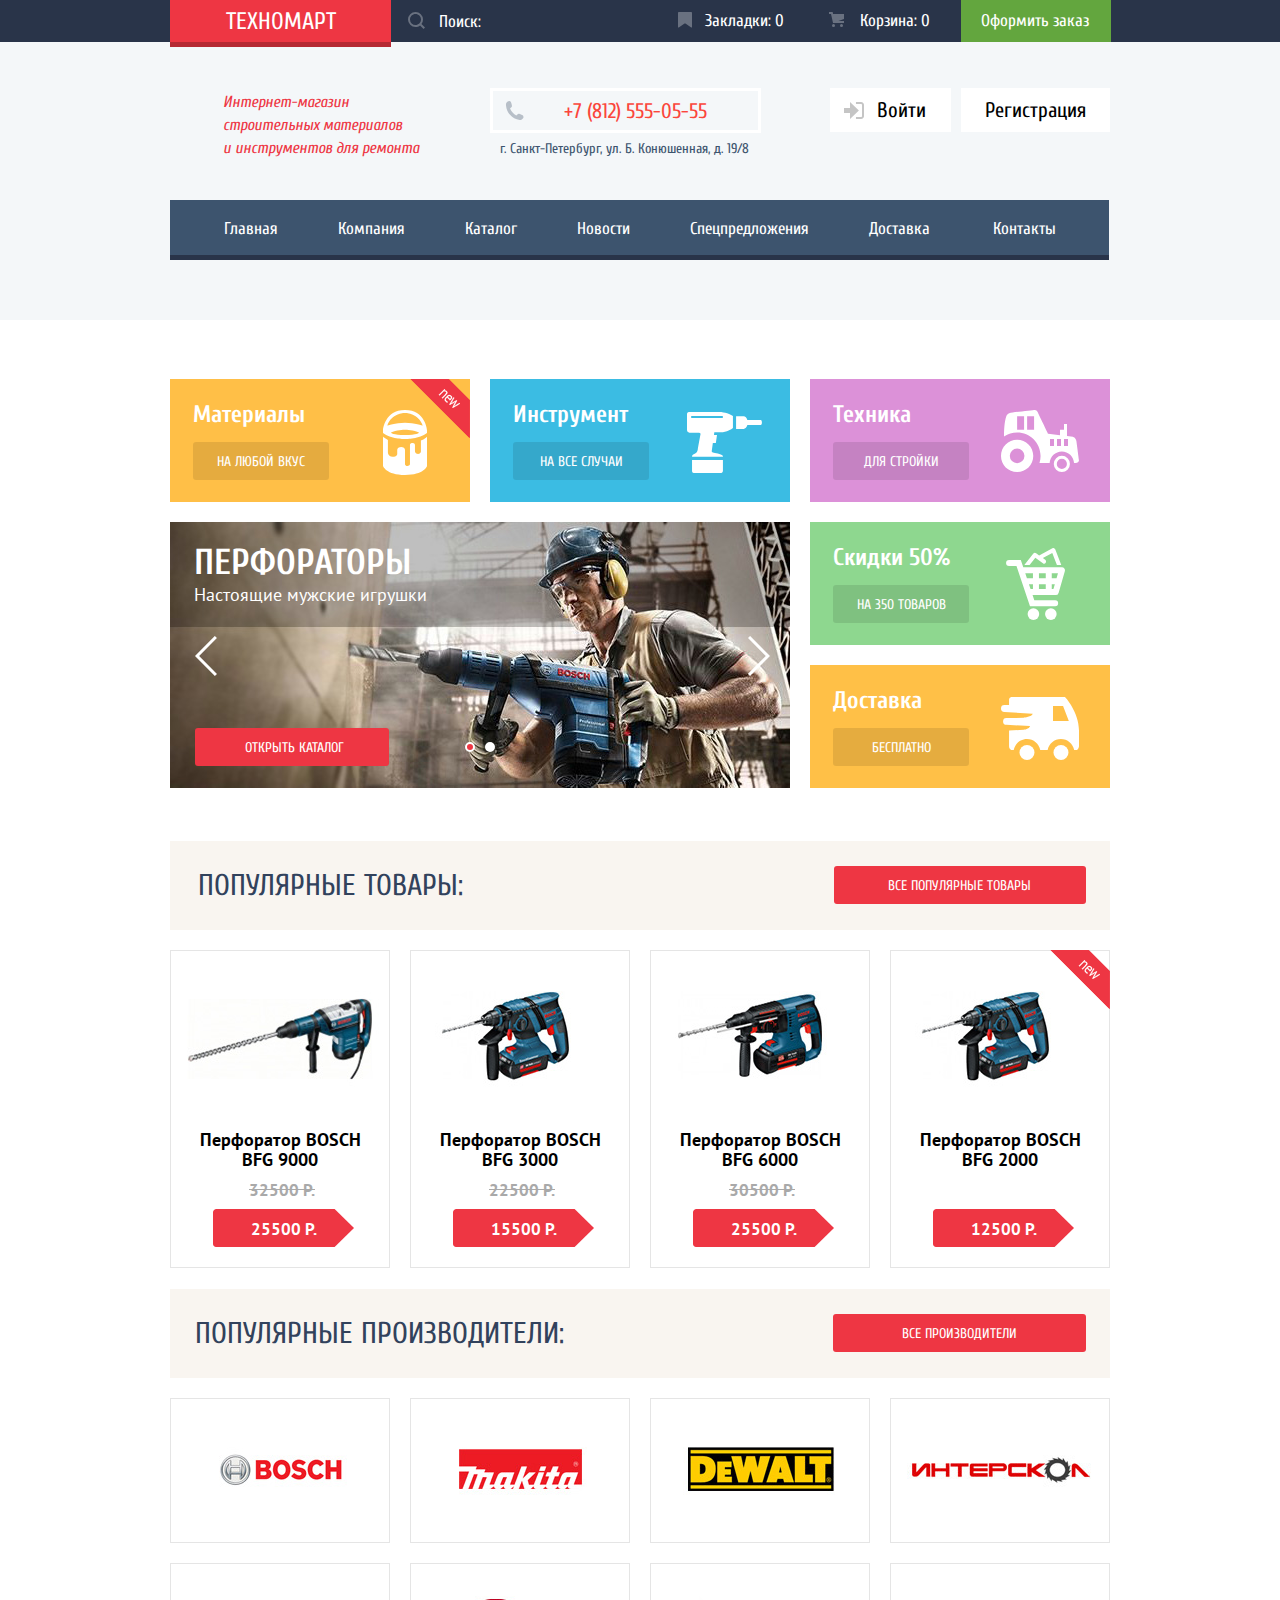
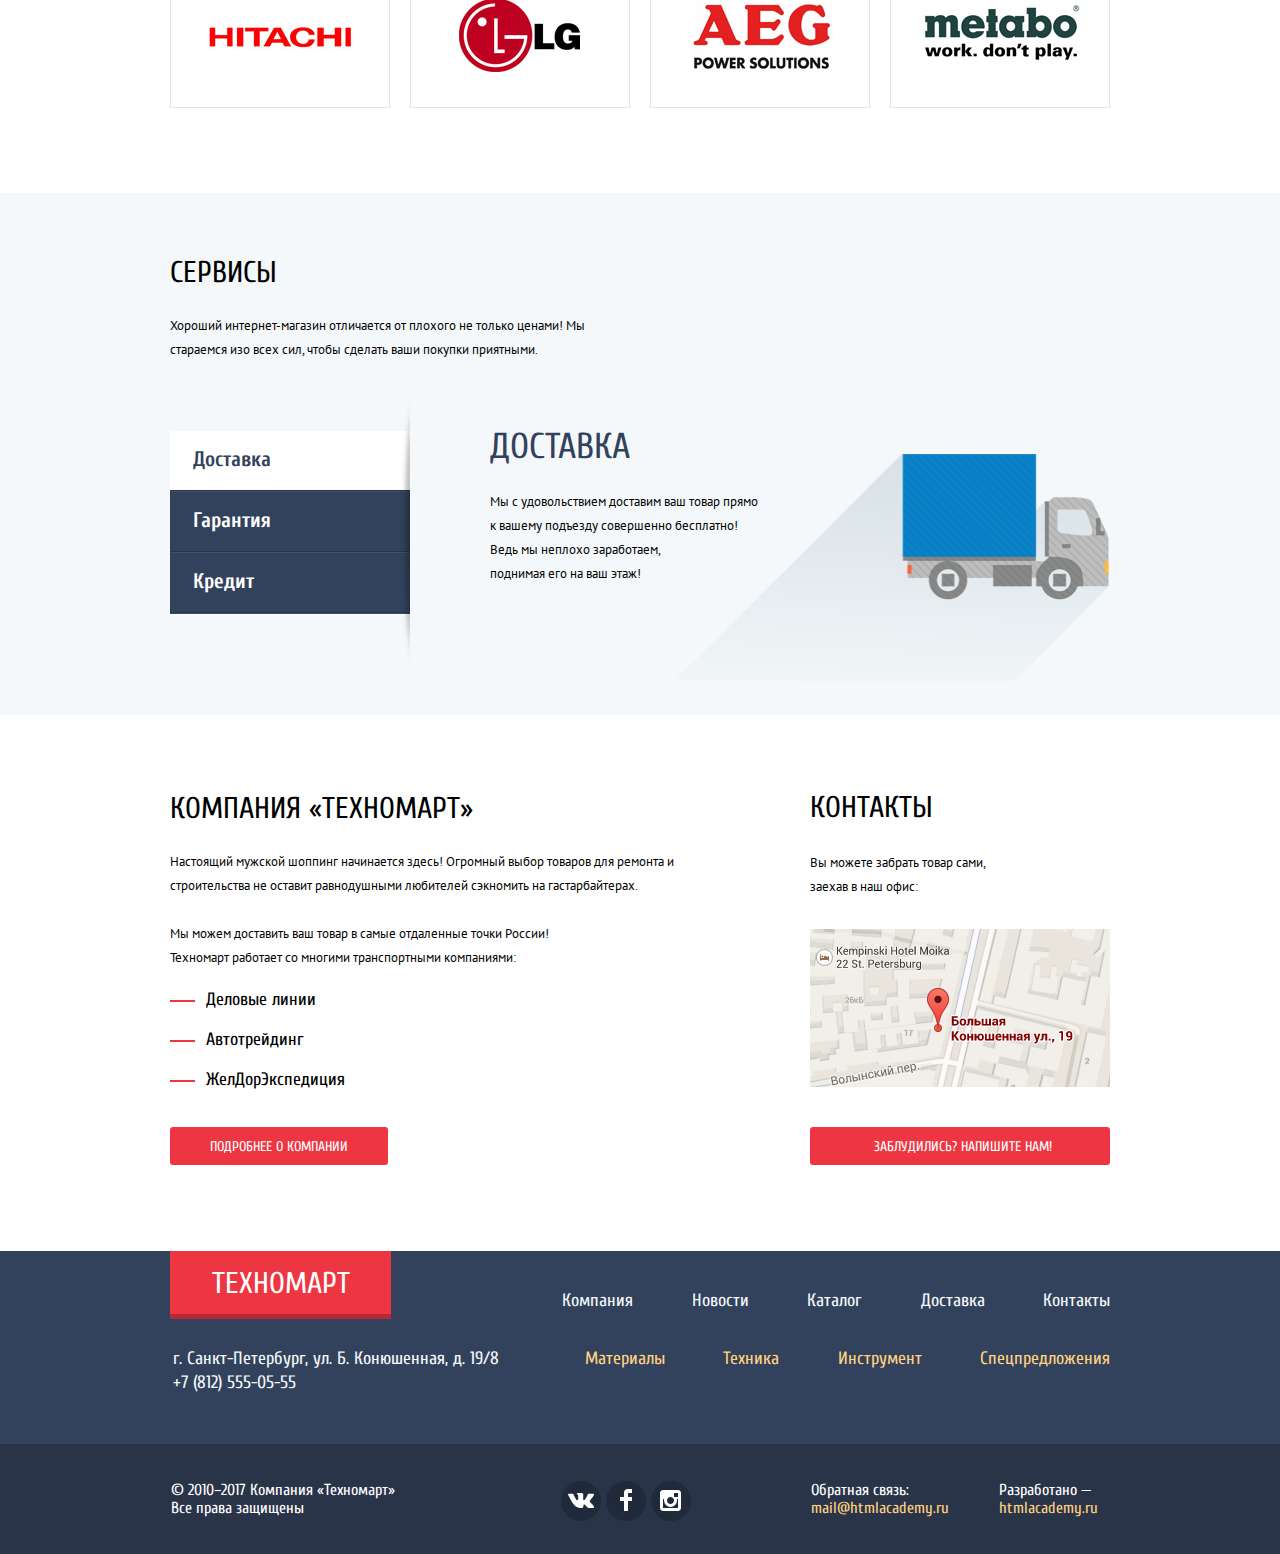
<file: index.html>
<!DOCTYPE html>
<html lang="ru">
  <head>
    <meta charset="utf-8">
    <title>Техномарт</title>
    <link href="https://fonts.googleapis.com/css?family=Cuprum:400,400i,700%7CPT+Sans:400,700&amp;subset=cyrillic" rel="stylesheet">
    <link href="css/normalize.min.css" rel="stylesheet">
    <link href="css/style.min.css" rel="stylesheet">
  </head>
  <body>
    <header>
      <div class="menu-top">
        <div class="container">
          <span class="logo logo-header">Техномарт</span>
          <form class="header-search" action="http://echo.htmlacademy.ru" method="post">    
            <label for="search" class="visually-hidden">Поиск</label>                    
            <input type="text" name="search" id="search" class="menu-top-search" placeholder="Поиск:">   
            <svg class="icon search-icon" xmlns="http://www.w3.org/2000/svg" width="17" height="17" viewBox="0 0 17 17"><path fill="#ffffff" fill-opacity="0.3" d="M17 15.586l-3.542-3.542A7.465 7.465 0 0 0 15 7.5 7.5 7.5 0 1 0 7.5 15c1.71 0 3.282-.579 4.544-1.542L15.586 17 17 15.586zM2 7.5C2 4.467 4.467 2 7.5 2 10.532 2 13 4.467 13 7.5c0 3.032-2.468 5.5-5.5 5.5A5.506 5.506 0 0 1 2 7.5z"/></svg>           
          </form>
          <ul class="user-block">
            <li>
              <a href="bookmarks.html" class="user-icon bookmarks">Закладки: 0
                <svg class="icon" xmlns="http://www.w3.org/2000/svg" width="14" height="16" viewBox="0 0 14 16"><path class="menu-icon-path" fill="#ffffff" fill-opacity="0.3" d="M14 15c0 .55-.368.741-.818.426l-5.363-3.765c-.45-.315-1.187-.315-1.637 0L.818 15.426C.368 15.741 0 15.55 0 15V1c0-.55.45-1 1-1h12c.55 0 1 .45 1 1v14z"/></svg>
              </a>
            </li>
            <li>
              <a href="basket.html" class="user-icon basket">Корзина: 0
                <svg class="icon basket-icon" xmlns="http://www.w3.org/2000/svg" width="15" height="15" viewBox="0 0 15 15"><circle class="menu-icon-path" fill="#ffffff" fill-opacity="0.3" cx="4.5" cy="13.5" r="1.5"/><circle class="menu-icon-path" fill="#ffffff" fill-opacity="0.3" cx="12.5" cy="13.5" r="1.5"/><path class="menu-icon-path" fill="#ffffff" fill-opacity="0.3" d="M15 2H4.07l-.422-2H0v2h2.031l1.985 9H15V9H9.441L15 6.951z"/></svg>
              </a>
            </li>
            <li>
              <a href="order.html" class="order">Оформить заказ</a>
            </li>
          </ul>
        </div>
      </div>
      <div class="menu-bottom">
        <div class="container">
          <p class="header-desc">Интернет-магазин строительных материалов<br>
            и инструментов для ремонта
          </p>
          <div class="header-contacts">
            <span class="phone">+7 (812) 555-05-55</span> 
            <span class="addres">г. Санкт-Петербург, ул. Б. Конюшенная, д. 19/8</span>
          </div>
          <div class="header-entry">
            <a class="profile login" href="login.html">Войти
              <svg class="icon entry-icon" xmlns="http://www.w3.org/2000/svg" width="20" height="17" viewBox="0 0 20 17"><path fill="#c5c5c5" d="M14.875 8.5L6 0v6H0v5h6v6z"/><path fill="#c5c5c5" d="M16.986 15.01h-5.027V17h5.027c2.178 0 3.004-1.81 3.029-3.026V3.028C19.99 1.811 19.164 0 16.986 0h-5.027v1.99h5.027c.839 0 .992.681 1.01 1.057v10.904c-.017.376-.171 1.059-1.01 1.059z"/></svg>
            </a>
            <a class="profile registration" href="registration.html">Регистрация</a>
          </div>
          <div class="personal-area visually-hidden">
            <a class="personal-area-name" href="personal.html">Равшан Джамшутович
              <svg class="icon entry-icon" xmlns="http://www.w3.org/2000/svg" width="20" height="18" viewBox="0 0 20 18"><path fill="#c5c5c5" d="M17.881 14.166c-2.144-.735-4.256-1.666-5.207-2.39-.657-.501-.77-1.618-.517-2.415 1.118-.903 1.864-2.477 1.864-4.278C14.021 2.276 12.221 0 10 0S5.979 2.276 5.979 5.083c0 1.801.746 3.374 1.863 4.277.253.798.141 1.915-.517 2.416-.95.724-3.063 1.654-5.207 2.39S0 18 0 18h20s.025-3.099-2.119-3.834z"/></svg>
            </a>
            <a class="personal-area-logout" href="personal-logout.html">Выход
              <svg class="entry-icon-logout" xmlns="http://www.w3.org/2000/svg" width="21" height="17" viewBox="0 0 21 17"><g fill="#c5c5c5"><path fill="#c5c5c5" d="M21 8.5L12.125 0v6h-6v5h6v6z"/><path fill="#c5c5c5" d="M3.106 13.952V3.048c.018-.376.171-1.057 1.01-1.057h5.027V0H4.116C1.938 0 1.112 1.81 1.087 3.027v10.946C1.112 15.189 1.938 17 4.116 17h5.027v-1.99H4.116c-.839 0-.992-.683-1.01-1.058z"/></g></svg>
            </a>
            <a class="personal-area-link link-ordens" href="my-ordens.html">Мои заказы</a>
            <a class="personal-area-link link-personal" href="personal.html">Личный кабинет</a>
          </div>
          <nav class="main-nav">
            <ul class="site-navigation">
              <li><a class="nav-link-first">Главная</a></li>
              <li><a href="company.html">Компания</a></li>
              <li><a href="catalog.html">Каталог</a></li>
              <li><a href="news.html">Новости</a></li>
              <li><a href="special-offers.html">Спецпредложения</a></li>
              <li><a href="delivery.html">Доставка</a></li>
              <li><a class="nav-link-last" href="contacts.html">Контакты</a></li>
            </ul>
          </nav>
        </div>
      </div>
    </header>
    <main>
      <section class="main-catalog">
        <div class="container">
          <h1 class="visually-hidden">Техномарт</h1>
          <section class="offers">
            <h2 class="visually-hidden">Предложения</h2>
            <div class="tile-column-row">
              <div class="tile tile-materials flag-new">
                <h3 class="title">Материалы</h3>
                <a href="materials.html" class="btn btn-tile">На любой вкус</a>
              </div>
              <div class="tile tile-tool">
                <h3 class="title">Инструмент</h3> 
                <a href="tool.html" class="btn btn-tile">На все случаи</a>
              </div>
              <div class="tile-men-toys">
                <div class="tile-slider">  
                  <div class="tile-slider-controls">              
                    <span class="active"></span> 
                    <span></span>              
                  </div>
                  <div class="tile-slides">
                    <div class="tile-slide tile-slide-1">
                      <h3 class="title">Перфораторы</h3> 
                      <span>Настоящие мужские игрушки</span> 
                      <span class="tile-direction to-left">Влево</span>
                      <span class="tile-direction to-right">Вправо</span>
                      <a href="catalog.html" class="btn">Открыть каталог</a> 
                    </div>
                    <div class="tile-slide tile-slide-2">
                      <h3 class="title">Дрели</h3>
                      <span>Соседям на радость!</span>
                      <span class="tile-direction to-left">Влево</span>
                      <span class="tile-direction to-right">Вправо</span>
                      <a href="catalog.html" class="btn">Открыть каталог</a>
                    </div>
                  </div>
                </div>
              </div>
            </div>
            <div class="tile-column">
              <div class="tile tile-equipment">
                <h3 class="title">Техника</h3>
                <a href="equipment.html" class="btn btn-tile">Для стройки</a>
              </div>
              <div class="tile tile-sales">
                <h3 class="title">Скидки 50%</h3> 
                <a href="sales.html" class="btn btn-tile">На 350 товаров</a>
              </div>
              <div class="tile tile-delivery">
                <h3 class="title">Доставка</h3> 
                <a href="delivery.html" class="btn btn-tile">Бесплатно</a>
              </div>
            </div>
          </section>
          <section class="popular">            
            <div class="popular-header">
              <h2 class="title popular-title">Популярные товары:</h2> 
              <a href="popular-products.html" class="btn popular-btn">Все популярные товары</a> 
            </div>
            <ul class="products-list"> 
              <li class="product-item">
                <div class="product-actions">
                  <a href="buy.html" class="btn actions-btn buy-btn">Купить
                    <svg class="icon buy-icon" xmlns="http://www.w3.org/2000/svg" width="15" height="15" viewBox="0 0 15 15"><circle class="buy-icon-path" fill="#ffffff" fill-opacity="0.3" cx="4.5" cy="13.5" r="1.5"/><circle class="buy-icon-path" fill="#ffffff" fill-opacity="0.3" cx="12.5" cy="13.5" r="1.5"/><path class="buy-icon-path" fill="#ffffff" fill-opacity="0.3" d="M15 2H4.07l-.422-2H0v2h2.031l1.985 9H15V9H9.441L15 6.951z"/></svg>
                  </a>
                  <a href="bookmark.html" class="btn actions-btn bookmark-btn">В закладки</a>
                </div>
                <div class="product-image">
                  <img src="img/bfg-9000.jpg" alt="bfg 9000" width="218" height="165">
                </div>
                <h3 class="product-title">Перфоратор BOSCH BFG 9000</h3>
                <span class="old-price">32500 Р.</span>
                <span class="btn price-btn">25500 р.</span>
              </li>
              <li class="product-item">
                <div class="product-actions">
                  <a href="buy.html" class="btn actions-btn buy-btn">Купить
                    <svg class="icon buy-icon" xmlns="http://www.w3.org/2000/svg" width="15" height="15" viewBox="0 0 15 15"><circle class="buy-icon-path" fill="#ffffff" fill-opacity="0.3" cx="4.5" cy="13.5" r="1.5"/><circle class="buy-icon-path" fill="#ffffff" fill-opacity="0.3" cx="12.5" cy="13.5" r="1.5"/><path class="buy-icon-path" fill="#ffffff" fill-opacity="0.3" d="M15 2H4.07l-.422-2H0v2h2.031l1.985 9H15V9H9.441L15 6.951z"/></svg>  
                  </a>
                  <a href="bookmark.html" class="btn actions-btn bookmark-btn">В закладки</a>
                </div>
                <div class="product-image">
                  <img src="img/bfg-2000.jpg" alt="bfg 3000" width="218" height="165">
                </div>            
                <h3 class="product-title">Перфоратор BOSCH BFG 3000</h3>           
                <span class="old-price">22500 Р.</span>
                <span class="btn price-btn">15500 р.</span>             
              </li>
              <li class="product-item">
                <div class="product-actions">
                  <a href="buy.html" class="btn actions-btn buy-btn">Купить  
                    <svg class="icon buy-icon" xmlns="http://www.w3.org/2000/svg" width="15" height="15" viewBox="0 0 15 15"><circle class="buy-icon-path" fill="#ffffff" fill-opacity="0.3" cx="4.5" cy="13.5" r="1.5"/><circle class="buy-icon-path" fill="#ffffff" fill-opacity="0.3" cx="12.5" cy="13.5" r="1.5"/><path class="buy-icon-path" fill="#ffffff" fill-opacity="0.3" d="M15 2H4.07l-.422-2H0v2h2.031l1.985 9H15V9H9.441L15 6.951z"/></svg>
                  </a>
                  <a href="bookmark.html" class="btn actions-btn bookmark-btn">В закладки</a>
                </div>
                <div class="product-image">
                  <img src="img/bfg-6000.jpg" alt="bfg 6000" width="218" height="165">
                </div>            
                <h3 class="product-title">Перфоратор BOSCH BFG 6000</h3>          
                <span class="old-price">30500 Р.</span>
                <span class="btn price-btn">25500 р.</span>
              </li> 
              <li class="product-item flag-new">
                <div class="product-actions">
                  <a href="buy.html" class="btn actions-btn buy-btn">Купить   
                    <svg class="icon buy-icon" xmlns="http://www.w3.org/2000/svg" width="15" height="15" viewBox="0 0 15 15"><circle class="buy-icon-path" fill="#ffffff" fill-opacity="0.3" cx="4.5" cy="13.5" r="1.5"/><circle class="buy-icon-path" fill="#ffffff" fill-opacity="0.3" cx="12.5" cy="13.5" r="1.5"/><path class="buy-icon-path" fill="#ffffff" fill-opacity="0.3" d="M15 2H4.07l-.422-2H0v2h2.031l1.985 9H15V9H9.441L15 6.951z"/></svg>
                  </a>
                  <a href="bookmark.html" class="btn actions-btn bookmark-btn">В закладки</a>
                </div>
                <div class="product-image">
                  <img src="img/bfg-2000.jpg" alt="bfg 2000" width="218" height="165">
                </div>           
                <h3 class="product-title">Перфоратор BOSCH BFG 2000</h3>   
                <span class="old-price"></span>           
                <span class="btn price-btn">12500 р.</span>
              </li>
            </ul>
          </section>
          <section class="popular">
            <div class="popular-header popular-header-producer">
              <h2 class="title popular-title">Популярные производители:</h2>  
              <a href="popular-producer.html" class="btn popular-btn">Все производители</a>  
            </div>
            <ul class="banners-list">
              <li class="banner-item">
                <a href="bosch.html">
                  <img src="img/bosch.jpg" alt="bosch" width="218" height="143">
                </a>
              </li>
              <li class="banner-item">
                <a href="makita.html">
                  <img src="img/makita.jpg" alt="makita" width="218" height="143">
                </a>
              </li>
              <li class="banner-item">
                <a href="dewalt.html">
                  <img src="img/dewalt.jpg" alt="dewalt" width="218" height="143">
                </a>
              </li>
              <li class="banner-item">
                <a href="interskol.html">
                  <img src="img/interskol.jpg" alt="interskol" width="218" height="143">
                </a>
              </li>
              <li class="banner-item">
                <a href="hitachi.html">
                  <img src="img/hitachi.jpg" alt="hitachi" width="218" height="143">
                </a>
              </li>
              <li class="banner-item">
                <a href="lg.html">
                  <img src="img/lg.jpg" alt="lg" width="218" height="143">
                </a>
              </li>
              <li class="banner-item">
                <a href="aeg.html">
                  <img src="img/aeg.jpg" alt="aeg" width="218" height="143">
                </a>
              </li>
              <li class="banner-item">
                <a href="metabo.html">
                  <img src="img/metabo.jpg" alt="metabo" width="218" height="143">
                </a>
              </li>
            </ul>
          </section>
        </div>
      </section>
      <section class="services">
        <div class="container">
          <h2 class="title services-title">Сервисы</h2>  
          <p class="services-text">
            Хороший интернет-магазин отличается от плохого не только ценами!
            Мы стараемся изо всех сил, чтобы сделать ваши покупки приятными.
          </p>
          <div class="services-slider">
            <ul class="services-choice">
              <li><a class="slide-transfer" href="transfer.html">Доставка</a></li>
              <li><a class="slide-garantie" href="garantie.html">Гарантия</a></li>
              <li><a class="slide-credit" href="credit.html">Кредит</a></li>
            </ul>         
            <div class="slide services-transfer">
              <h3 class="title slide-title">Доставка</h3>
              <p class="slide-text">
                Мы с удовольствием доставим ваш товар прямо 
                к вашему подъезду совершенно бесплатно! 
                Ведь мы неплохо заработаем,<br>
                поднимая его на ваш этаж!
              </p>  
            </div>
            <div class="slide services-garantie">
              <h3 class="title slide-title">Гарантия</h3>
              <p class="slide-text">
                Если купленный у нас товар поломается или заискрит,<br>
                а также в случае пожара, спровоцированного его возгаранием,
                вы всегда можете быть уверены в нашей гарантии. Мы обменяем
                сгоревший товар на новый.
              </p>
              <p class="slide-text">
                Дом уж восстановите как-нибудь сами.
              </p>
            </div>
            <div class="slide services-credit">
              <h3 class="title slide-title">Кредит</h3>
              <p class="slide-text">
                Залезть в долговую яму стало проще!<br>
                Кредитные консультанты придут вам на помощь
              </p>
              <a href="bid.html" class="btn credit-btn">Отправить заявку</a>
            </div>           
          </div>
        </div>
      </section> 
      <section class="feature">
        <div class="container">   
          <div class="about-company">
            <h2 class="title about-company-title">КОМПАНИЯ «Техномарт»</h2>
            <p class="about-company-text">
              Настоящий мужской шоппинг начинается здесь! Огромный выбор товаров для ремонта и строительства не оставит равнодушными любителей сэкномить на гастарбайтерах.
            </p>
            <p class="about-company-text">
              Мы можем доставить ваш товар в самые отдаленные точки России!<br>
              Техномарт работает со многими транспортными компаниями: 
            </p>
            <ul class="about-company-list">
              <li>Деловые линии</li>
              <li>Автотрейдинг</li>
              <li>ЖелДорЭкспедиция</li>
            </ul>
            <a href="feature.html" class="btn btn-feature">Подробнее о компании</a>
          </div>
          <div class="contacts">
            <h2 class="title contacts-title">Контакты</h2>
            <p class="contacts-text">Вы можете забрать товар сами,
              заехав в наш офис:
            </p>
            <a href="modal-map.html" class="contacts-map">
              <img src="img/map.png" alt="map" width="300" height="158">
            </a>
            <a href="contacts.html" class="btn btn-contacts">Заблудились? НапиШИТЕ НАМ!</a>
          </div>
        </div> 
      </section>
    </main>
    <footer class="main-footer">
      <div class="footer-top">
        <div class="container">               
          <span class="logo logo-footer">Техномарт</span>         
          <ul class="footer-navigation footer-navigation-top">
            <li><a href="company.html">Компания</a></li>
            <li><a href="news.html">Новости</a></li>
            <li><a href="catalog.html">Каталог</a></li>
            <li><a href="delivery.html">Доставка</a></li>
            <li><a href="contacts.html">Контакты</a></li>
          </ul>        
          <p class="footer-adress">
            г. Санкт-Петербург, ул. Б. Конюшенная, д. 19/8 
            +7 (812) 555-05-55
          </p>
          <ul class="footer-navigation footer-navigation-bottom">
            <li><a href="materials.html">Материалы</a></li>
            <li><a href="equipment.html">Техника</a></li>
            <li><a href="tool.html">Инструмент</a></li>
            <li><a href="special-offers.html">Спецпредложения</a></li>
          </ul>        
        </div>
      </div>
      <div class="footer-bottom">
        <div class="container">
          <p class="footer-copyright">
            © 2010–2017 Компания «Техномарт»
            Все права защищены
          </p>
          <ul class="footer-social">
            <li>
              <a class="social-btn social-btn-vk" href="vk/technomart.ru">вконтакте</a> 
            </li>
            <li>
              <a class="social-btn social-btn-fb" href="facebook/technomart.com">фейсбук</a>
            </li>
            <li>
              <a class="social-btn social-btn-inst" href="instagram/technomart.ru">инстаграм</a>
            </li>
          </ul>
          <div class="footer-feedback"> 
            <span>Обратная связь:</span>
            <a class="footer-link" href="mailto:mail@htmlacademy.ru">mail@htmlacademy.ru</a>                     
          </div>
          <div class="footer-developer">
            <span>Разработано — </span>
            <a class="footer-link" href="htmlacademy.ru">htmlacademy.ru</a>
          </div>
        </div>
      </div>
    </footer>
    <section class="modal modal-write-us">
      <h2 class="visually-hidden">Напишите нам</h2>
      <button class="modal-content-close" type="button" title="close">Закрыть</button>
      <form class="login-form" action="https://echo.htmlacademy.ru" method="post">  
        <div class="modal-container">     
          <fieldset class="half-width">
            <label for="login">Ваше имя:</label>
            <input type="text" name="login" id="login" placeholder="Представьтесь, пожалуйста">
          </fieldset>
          <fieldset class="half-width">
            <label for="mail">Ваш e-mail:</label>
            <input type="text" name="mail" id="mail" placeholder="Для отправки ответа">
          </fieldset>
          <fieldset class="modal-textarea">
            <label for="text">Текст письма:</label>
            <textarea name="text" id="text" cols="7" rows="6">В свободной форме</textarea>                         
          </fieldset> 
        </div>   
        <div class="modal-send">
          <button type="submit" class="btn modal-btn" name="send">Отправить</button>
        </div>
      </form> 
    </section>
    <section class="modal-map">
      <h2 class="visually-hidden">Как найти наш офис</h2>
      <button class="modal-content-close" type="button" title="close">Закрыть</button>
      <div id="google-map"></div>
      <iframe src="https://www.google.com/maps/embed?pb=!1m18!1m12!1m3!1d1680.6157973555908!2d30.321932397407604!3d59.93877494414224!2m3!1f0!2f0!3f0!3m2!1i1024!2i768!4f13.1!3m3!1m2!1s0x4696310fca5ba729%3A0xea9c53d4493c879f!2z0JHQvtC70YzRiNCw0Y8g0JrQvtC90Y7RiNC10L3QvdCw0Y8g0YPQuy4sIDE5LCDQodCw0L3QutGCLdCf0LXRgtC10YDQsdGD0YDQsywg0KDQvtGB0YHQuNGPLCAxOTExODY!5e0!3m2!1sru!2sit!4v1504605727170" width="940" height="450" allowfullscreen></iframe>
    </section>
    <section class="modal modal-cart">
      <button class="modal-content-close" type="button" title="close">Закрыть</button>
      <h2 class="title">Товар добавлен в корзину!</h2>       
      <div class="modal-send">
        <button type="submit" class="btn modal-btn orden-btn" name="orden">Оформить заказ</button>
        <button type="submit" class="btn modal-btn continue-btn" name="continue">Продолжить покупки</button>
      </div>
    </section>
    <script src="js/popup.min.js"></script>
  </body>
</html>
</file>
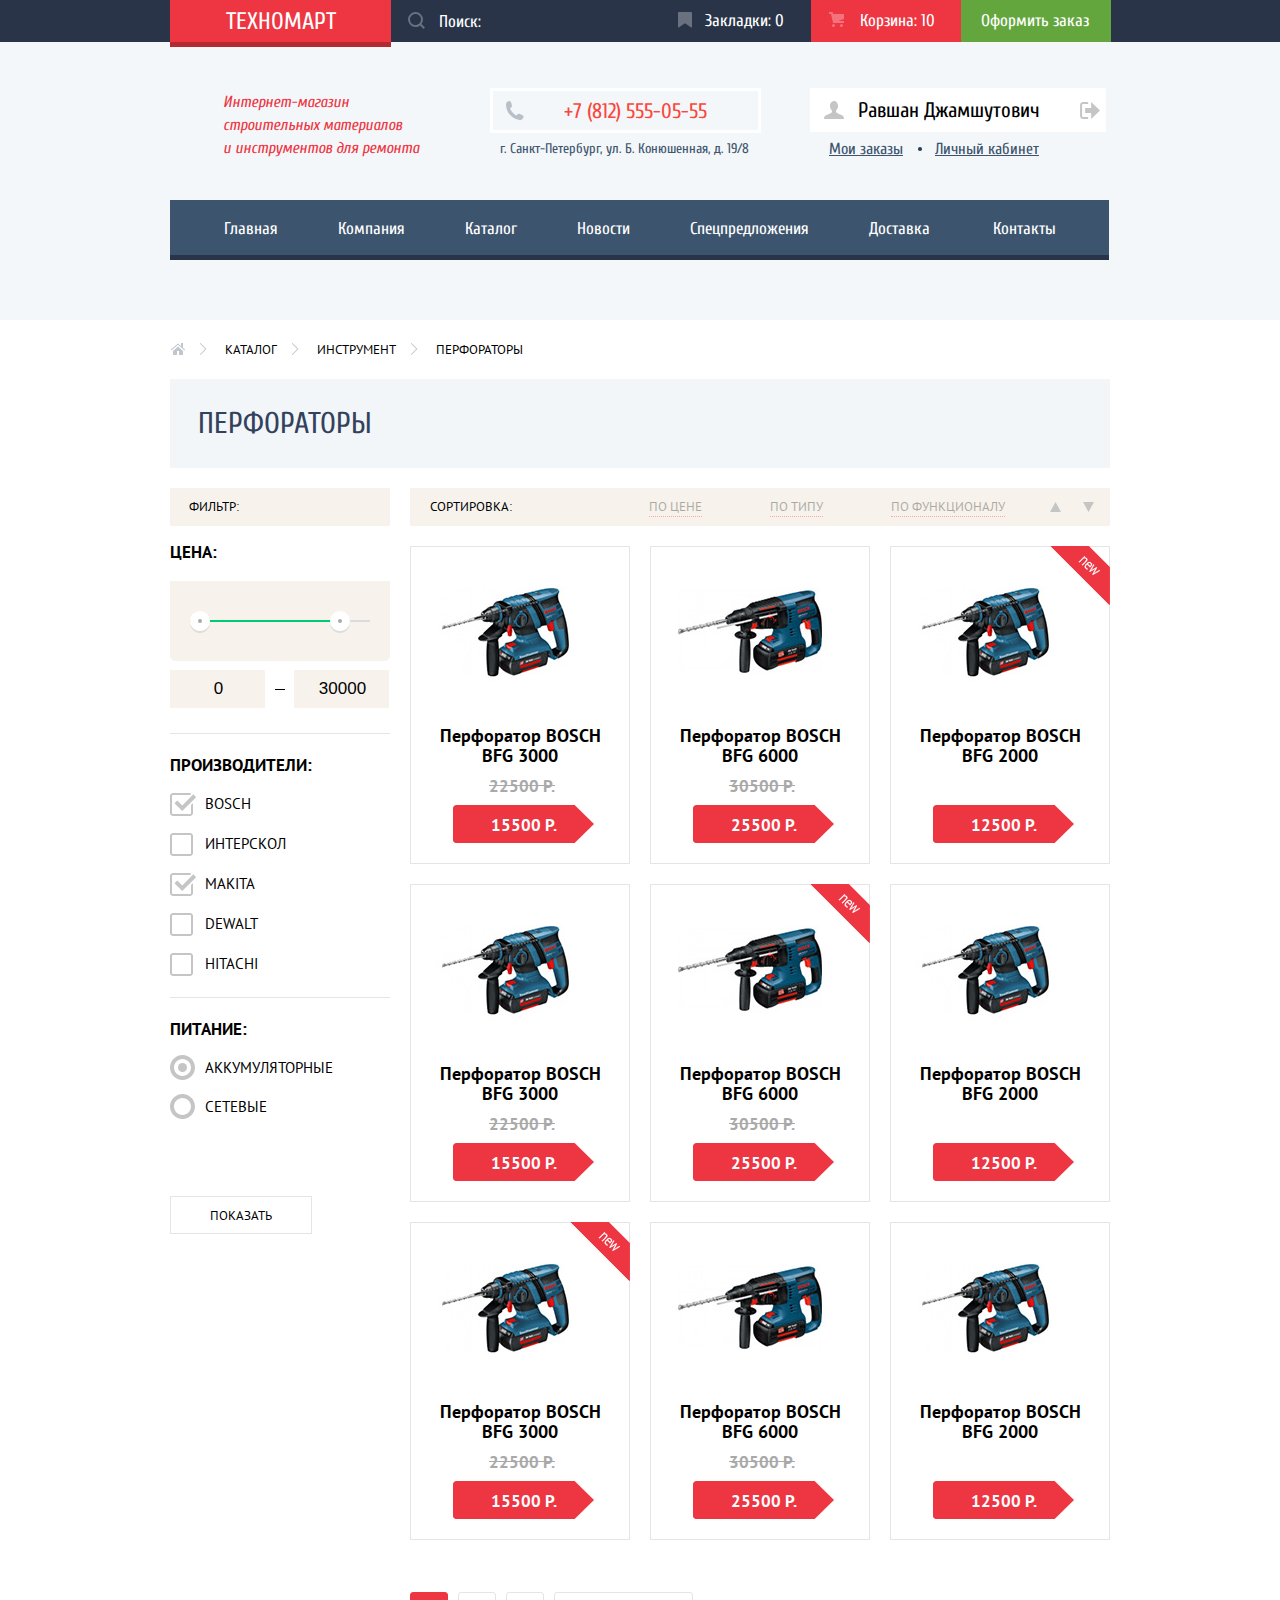
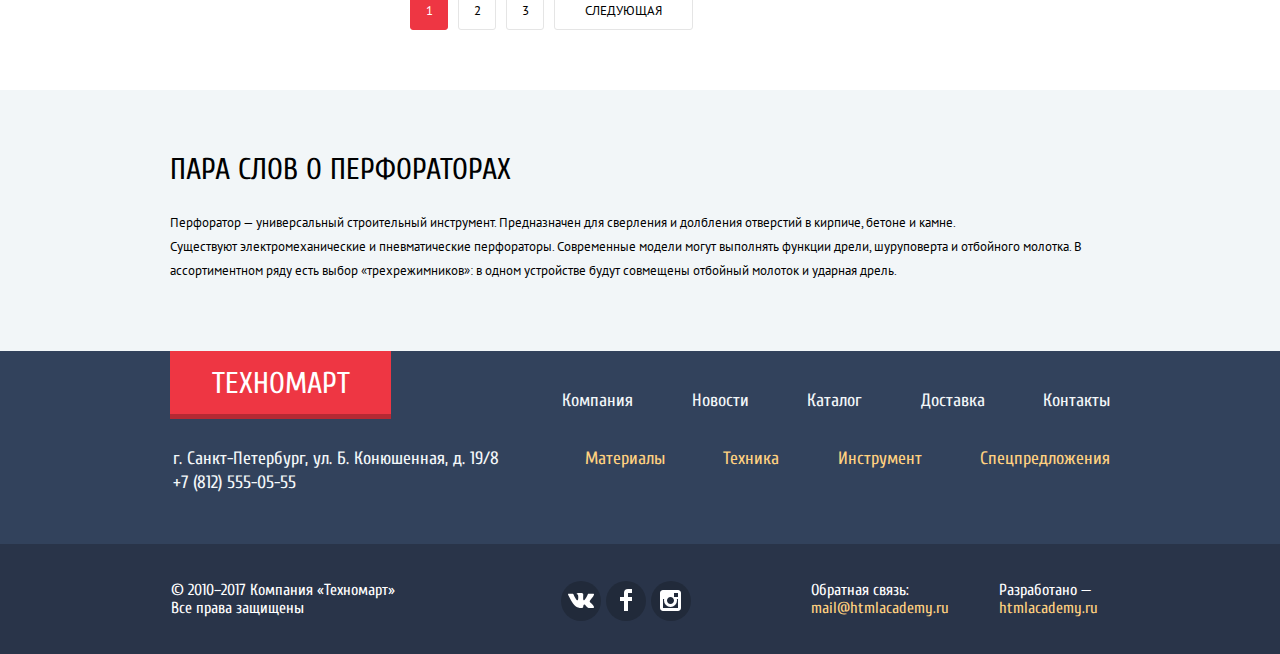
<file: catalog.html>
<!DOCTYPE html>
<html lang="ru">
  <head>
    <meta charset="utf-8">
    <title>Перфораторы</title>
    <link href="https://fonts.googleapis.com/css?family=Cuprum:400,400i,700%7CPT+Sans:400,700&amp;subset=cyrillic" rel="stylesheet">    
    <link href="css/normalize.min.css" rel="stylesheet">
    <link href="css/style.min.css" rel="stylesheet">
  </head>
  <body class="inner-page">
    <header>
    	<div class="menu-top">
      	<div class="container">
        	<a href="index.html" class="logo logo-header">Техномарт</a>
          <form class="header-search" action="http://echo.htmlacademy.ru" method="post">       
            <label for="search" class="visually-hidden">Поиск</label>                 
            <input type="text" name="search" id="search" class="menu-top-search" placeholder="Поиск:"> 
            <svg class="icon search-icon" xmlns="http://www.w3.org/2000/svg" width="17" height="17" viewBox="0 0 17 17"><path fill="#ffffff" fill-opacity="0.3" d="M17 15.586l-3.542-3.542A7.465 7.465 0 0 0 15 7.5 7.5 7.5 0 1 0 7.5 15c1.71 0 3.282-.579 4.544-1.542L15.586 17 17 15.586zM2 7.5C2 4.467 4.467 2 7.5 2 10.532 2 13 4.467 13 7.5c0 3.032-2.468 5.5-5.5 5.5A5.506 5.506 0 0 1 2 7.5z"/></svg>                
          </form>
          <ul class="user-block">
            <li>
              <a href="bookmarks.html" class="user-icon bookmarks">Закладки: 0
                <svg class="icon" xmlns="http://www.w3.org/2000/svg" width="14" height="16" viewBox="0 0 14 16"><path class="menu-icon-path" fill="#ffffff" fill-opacity="0.3" d="M14 15c0 .55-.368.741-.818.426l-5.363-3.765c-.45-.315-1.187-.315-1.637 0L.818 15.426C.368 15.741 0 15.55 0 15V1c0-.55.45-1 1-1h12c.55 0 1 .45 1 1v14z"/></svg>
              </a>
            </li>
            <li>
              <a href="basket.html" class="user-icon basket">Корзина: 10
                <svg class="icon basket-icon" xmlns="http://www.w3.org/2000/svg" width="15" height="15" viewBox="0 0 15 15"><circle class="menu-icon-path" fill="#ffffff" fill-opacity="0.3" cx="4.5" cy="13.5" r="1.5"/><circle class="menu-icon-path" fill="#ffffff" fill-opacity="0.3" cx="12.5" cy="13.5" r="1.5"/><path class="menu-icon-path" fill="#ffffff" fill-opacity="0.3" d="M15 2H4.07l-.422-2H0v2h2.031l1.985 9H15V9H9.441L15 6.951z"/></svg>
              </a>
            </li>
            <li>
              <a href="order.html" class="order">Оформить заказ</a>
            </li>
          </ul>
        </div>
      </div>
      <div class="menu-bottom">
        <div class="container">
          <p class="header-desc">Интернет-магазин строительных материалов<br>
            и инструментов для ремонта
          </p>
          <div class="header-contacts">
            <span class="phone">+7 (812) 555-05-55</span>               
            <span class="addres">г. Санкт-Петербург, ул. Б. Конюшенная, д. 19/8</span>
          </div>
          <div class="header-entry visually-hidden">
            <a class="profile login" href="login.html">Войти</a>
            <svg class="icon entry-icon" xmlns="http://www.w3.org/2000/svg" width="20" height="17" viewBox="0 0 20 17"><path fill="#c5c5c5" d="M14.875 8.5L6 0v6H0v5h6v6z"/><path class="entry-icon-path" fill="#c5c5c5" d="M16.986 15.01h-5.027V17h5.027c2.178 0 3.004-1.81 3.029-3.026V3.028C19.99 1.811 19.164 0 16.986 0h-5.027v1.99h5.027c.839 0 .992.681 1.01 1.057v10.904c-.017.376-.171 1.059-1.01 1.059z"/></svg>
            <a class="profile registration" href="registration.html">Регистрация</a>
          </div>
          <div class="personal-area">
            <a class="personal-area-name" href="personal.html">Равшан Джамшутович
              <svg class="icon entry-icon" xmlns="http://www.w3.org/2000/svg" width="20" height="18" viewBox="0 0 20 18"><path fill="#c5c5c5" d="M17.881 14.166c-2.144-.735-4.256-1.666-5.207-2.39-.657-.501-.77-1.618-.517-2.415 1.118-.903 1.864-2.477 1.864-4.278C14.021 2.276 12.221 0 10 0S5.979 2.276 5.979 5.083c0 1.801.746 3.374 1.863 4.277.253.798.141 1.915-.517 2.416-.95.724-3.063 1.654-5.207 2.39S0 18 0 18h20s.025-3.099-2.119-3.834z"/></svg>
            </a>
            <a class="personal-area-logout" href="personal-logout.html">Выход
              <svg class="entry-icon-logout" xmlns="http://www.w3.org/2000/svg" width="21" height="17" viewBox="0 0 21 17"><g fill="#c5c5c5"><path fill="#c5c5c5" d="M21 8.5L12.125 0v6h-6v5h6v6z"/><path fill="#c5c5c5" d="M3.106 13.952V3.048c.018-.376.171-1.057 1.01-1.057h5.027V0H4.116C1.938 0 1.112 1.81 1.087 3.027v10.946C1.112 15.189 1.938 17 4.116 17h5.027v-1.99H4.116c-.839 0-.992-.683-1.01-1.058z"/></g></svg>
            </a>
            <a class="personal-area-link link-ordens" href="my-ordens.html">Мои заказы</a>
            <a class="personal-area-link link-personal" href="personal.html">Личный кабинет</a>
          </div>
          <nav class="main-nav">
            <ul class="site-navigation">
              <li><a class="nav-link-first" href="index.html">Главная</a></li>
              <li><a href="company.html">Компания</a></li>
              <li><a>Каталог</a></li>
              <li><a href="news.html">Новости</a></li>
              <li><a href="special-offers.html">Спецпредложения</a></li>
              <li><a href="delivery.html">Доставка</a></li>
              <li><a class="nav-link-last" href="contacts.html">Контакты</a></li>
            </ul>
          </nav>
        </div>
      </div>
    </header>
    <main>
      <div class="container">
        <ul class="breadcrumbs">
          <li class="breadcrumbs-home"><a href="index.html">Главная</a></li>
          <li><a href="catalog.html">Каталог</a></li>
          <li><a href="tool.html">Инструмент</a></li>
          <li><span>Перфораторы</span></li>
        </ul>
        <h1 class="title main-title">Перфораторы</h1> 
        <div class="catalog-columns">         
          <section class="filters">
            <h2 class="filters-title">Фильтр:</h2>
            <form class="filter" action="http://echo.htmlacademy.ru" method="get">
              <fieldset class="filter-price">
                <legend>Цена:</legend>
                <div class="range-controls">
                  <div class="range-scale">
                    <div class="range-bar"></div>
                  </div>                 
                  <div class="range-toggle min-toggle"></div>
                  <div class="range-toggle max-toggle"></div>                
                </div>
                <div class="price-controls">
                  <input class="min-price" type="text" name="min-price" value="0">
                  <input class="max-price" type="text" name="max-price" value="30000">
                </div>
              </fieldset>
              <fieldset class="filter-producers">
                <legend>Производители:</legend>
                <ul class="producers">
                  <li> 
                    <input class="input-producers visually-hidden" type="checkbox" name="bosch" id="bosch" value="bosch" checked>
                    <label for="bosch"> Bosch</label>                 
                  </li>
                  <li>                           
                    <input class="input-producers visually-hidden" type="checkbox" name="interskol" id="interskol" value="interskol">
                    <label for="interskol"> Интерскол</label>                                            
                  </li>
                  <li>                                   
                    <input class="input-producers visually-hidden" type="checkbox" name="makita" id="makita" value="makita" checked>
                    <label for="makita"> Makita</label>                   
                  </li>
                  <li>                                    
                    <input class="input-producers visually-hidden" type="checkbox" name="dewalt" id="dewalt" value="dewalt">
                    <label for="dewalt"> Dewalt</label>                   
                  </li>
                  <li>                                      
                    <input class="input-producers visually-hidden" type="checkbox" name="hitachi" id="hitachi" value="hitachi">
                    <label for="hitachi"> Hitachi</label>                    
                  </li>
                </ul>
              </fieldset>
              <fieldset class="filter-battery">
                <legend>Питание:</legend>
                <ul class="battery">
                  <li>                                     
                    <input class="input-battery visually-hidden" type="radio" name="battery" id="accumulator" value="accumulator" checked>
                    <label for="accumulator"> Аккумуляторные</label>               
                  </li> 
                  <li>                                     
                    <input class="input-battery visually-hidden" type="radio" name="battery" id="network" value="network">
                    <label for="network"> Сетевые</label>                    
                  </li>
                </ul> 
              </fieldset>
              <button class="filter-btn" type="submit" value="Показать">Показать</button>
            </form>
          </section>        
          <section class="products"> 
            <h2 class="visually-hidden">Основная галерея</h2>
            <div class="sorting">
              <h2 class="sorting-title">Сортировка:</h2> 
              <ul class="sorting-list">           
                <li>        
                  <a href="price.html">по цене</a>
                </li>
                <li>
                  <a href="type.html">по типу</a>
                </li>
                <li>
                  <a href="function.html">по функционалу</a>
                </li>
              </ul>
              <div class="sorting-direction"> 
                <a href="top.html" class="icon-direction to-top">Вверх
                  <svg class="sorting-icon sorting-icon-up" xmlns="http://www.w3.org/2000/svg" width="11" height="10" viewBox="0 0 11 10"><path class="sorting-icon-path" fill="#c5c5c5" d="M5.5 0L0 10h11z"/></svg>
                </a>
                <a href="bottom.html" class="icon-direction to-bottom">Вниз   
                  <svg class="sorting-icon sorting-icon-down" xmlns="http://www.w3.org/2000/svg" width="11" height="10" viewBox="0 0 11 10"><path class="sorting-icon-path" fill="#c5c5c5" d="M5.5 10L0 0h11"/></svg> 
                </a>         
              </div>
            </div>
            <ul class="products-list">
              <li class="product-item">
                <div class="product-actions">
                  <a href="buy.html" class="btn actions-btn buy-btn">Купить   
                    <svg class="icon buy-icon" xmlns="http://www.w3.org/2000/svg" width="15" height="15" viewBox="0 0 15 15"><circle class="buy-icon-path" fill="#ffffff" fill-opacity="0.3" cx="4.5" cy="13.5" r="1.5"/><circle class="buy-icon-path" fill="#ffffff" fill-opacity="0.3" cx="12.5" cy="13.5" r="1.5"/><path class="buy-icon-path" fill="#ffffff" fill-opacity="0.3" d="M15 2H4.07l-.422-2H0v2h2.031l1.985 9H15V9H9.441L15 6.951z"/></svg> 
                  </a>
                  <a href="bookmark.html" class="btn actions-btn bookmark-btn">В закладки</a>
                </div>
                <div class="product-image">
                  <img src="img/bfg-2000.jpg" alt="bfg 3000" width="218" height="165">
                </div>               
                <h3 class="product-title">Перфоратор BOSCH BFG 3000</h3>
                <span class="old-price">22500 Р.</span>
                <span class="btn price-btn">15500 р.</span>             
              </li> 
              <li class="product-item">
                <div class="product-actions">
                  <a href="buy.html" class="btn actions-btn buy-btn">Купить  
                    <svg class="icon buy-icon" xmlns="http://www.w3.org/2000/svg" width="15" height="15" viewBox="0 0 15 15"><circle class="buy-icon-path" fill="#ffffff" fill-opacity="0.3" cx="4.5" cy="13.5" r="1.5"/><circle class="buy-icon-path" fill="#ffffff" fill-opacity="0.3" cx="12.5" cy="13.5" r="1.5"/><path class="buy-icon-path" fill="#ffffff" fill-opacity="0.3" d="M15 2H4.07l-.422-2H0v2h2.031l1.985 9H15V9H9.441L15 6.951z"/></svg>  
                  </a>
                  <a href="bookmark.html" class="btn actions-btn bookmark-btn">В закладки</a>
                </div>
                <div class="product-image">
                  <img src="img/bfg-6000.jpg" alt="bfg 6000" width="218" height="165">
                </div>
                <h3 class="product-title">Перфоратор BOSCH BFG 6000</h3>
                <span class="old-price">30500 Р.</span>
                <span class="btn price-btn">25500 р.</span>
              </li> 
              <li class="product-item flag-new">   
                <div class="product-actions">
                  <a href="buy.html" class="btn actions-btn buy-btn">Купить
                    <svg class="icon buy-icon" xmlns="http://www.w3.org/2000/svg" width="15" height="15" viewBox="0 0 15 15"><circle class="buy-icon-path" fill="#ffffff" fill-opacity="0.3" cx="4.5" cy="13.5" r="1.5"/><circle class="buy-icon-path" fill="#ffffff" fill-opacity="0.3" cx="12.5" cy="13.5" r="1.5"/><path class="buy-icon-path" fill="#ffffff" fill-opacity="0.3" d="M15 2H4.07l-.422-2H0v2h2.031l1.985 9H15V9H9.441L15 6.951z"/></svg>  
                  </a>  
                  <a href="bookmark.html" class="btn actions-btn bookmark-btn">В закладки</a>
                </div>     
                <div class="product-image">
                  <img src="img/bfg-2000.jpg" alt="bfg 2000" width="218" height="165">
                </div>             
                <h3 class="product-title">Перфоратор BOSCH BFG 2000</h3>  
                <span class="old-price"></span>          
                <span class="btn price-btn">12500 р.</span>         
              </li>    
              <li class="product-item">
                <div class="product-actions">
                  <a href="buy.html" class="btn actions-btn buy-btn">Купить
                    <svg class="icon buy-icon" xmlns="http://www.w3.org/2000/svg" width="15" height="15" viewBox="0 0 15 15"><circle class="buy-icon-path" fill="#ffffff" fill-opacity="0.3" cx="4.5" cy="13.5" r="1.5"/><circle class="buy-icon-path" fill="#ffffff" fill-opacity="0.3" cx="12.5" cy="13.5" r="1.5"/><path class="buy-icon-path" fill="#ffffff" fill-opacity="0.3" d="M15 2H4.07l-.422-2H0v2h2.031l1.985 9H15V9H9.441L15 6.951z"/></svg>  
                  </a>  
                  <a href="bookmark.html" class="btn actions-btn bookmark-btn">В закладки</a>
                </div>
                <div class="product-image">
                  <img src="img/bfg-2000.jpg" alt="bfg 3000" width="218" height="165">
                </div>            
                <h3 class="product-title">Перфоратор BOSCH BFG 3000</h3>           
                <span class="old-price">22500 Р.</span>
                <span class="btn price-btn">15500 р.</span>             
              </li>
              <li class="product-item flag-new">
                <div class="product-actions">
                  <a href="buy.html" class="btn actions-btn buy-btn">Купить
                    <svg class="icon buy-icon" xmlns="http://www.w3.org/2000/svg" width="15" height="15" viewBox="0 0 15 15"><circle class="buy-icon-path" fill="#ffffff" fill-opacity="0.3" cx="4.5" cy="13.5" r="1.5"/><circle class="buy-icon-path" fill="#ffffff" fill-opacity="0.3" cx="12.5" cy="13.5" r="1.5"/><path class="buy-icon-path" fill="#ffffff" fill-opacity="0.3" d="M15 2H4.07l-.422-2H0v2h2.031l1.985 9H15V9H9.441L15 6.951z"/></svg>   
                  </a>
                  <a href="bookmark.html" class="btn actions-btn bookmark-btn">В закладки</a>
                </div>
                <div class="product-image">
                  <img src="img/bfg-6000.jpg" alt="bfg 6000" width="218" height="165">
                </div>            
                <h3 class="product-title">Перфоратор BOSCH BFG 6000</h3>          
                <span class="old-price">30500 Р.</span>
                <span class="btn price-btn">25500 р.</span>
              </li> 
              <li class="product-item">
                <div class="product-actions">
                  <a href="buy.html" class="btn actions-btn buy-btn">Купить
                    <svg class="icon buy-icon" xmlns="http://www.w3.org/2000/svg" width="15" height="15" viewBox="0 0 15 15"><circle class="buy-icon-path" fill="#ffffff" fill-opacity="0.3" cx="4.5" cy="13.5" r="1.5"/><circle class="buy-icon-path" fill="#ffffff" fill-opacity="0.3" cx="12.5" cy="13.5" r="1.5"/><path class="buy-icon-path" fill="#ffffff" fill-opacity="0.3" d="M15 2H4.07l-.422-2H0v2h2.031l1.985 9H15V9H9.441L15 6.951z"/></svg> 
                  </a>   
                  <a href="bookmark.html" class="btn actions-btn bookmark-btn">В закладки</a>
                </div>
                <div class="product-image">
                  <img src="img/bfg-2000.jpg" alt="bfg 2000" width="218" height="165">
                </div>           
                <h3 class="product-title">Перфоратор BOSCH BFG 2000</h3>  
                <span class="old-price"></span>          
                <span class="btn price-btn">12500 р.</span>
              </li>
              <li class="product-item flag-new">
                <div class="product-actions">
                  <a href="buy.html" class="btn actions-btn buy-btn">Купить
                    <svg class="icon buy-icon" xmlns="http://www.w3.org/2000/svg" width="15" height="15" viewBox="0 0 15 15"><circle class="buy-icon-path" fill="#ffffff" fill-opacity="0.3" cx="4.5" cy="13.5" r="1.5"/><circle class="buy-icon-path" fill="#ffffff" fill-opacity="0.3" cx="12.5" cy="13.5" r="1.5"/><path class="buy-icon-path" fill="#ffffff" fill-opacity="0.3" d="M15 2H4.07l-.422-2H0v2h2.031l1.985 9H15V9H9.441L15 6.951z"/></svg> 
                  </a>   
                  <a href="bookmark.html" class="btn actions-btn bookmark-btn">В закладки</a>
                </div>
                <div class="product-image">
                  <img src="img/bfg-2000.jpg" alt="bfg 3000" width="218" height="165">
                </div>           
                <h3 class="product-title">Перфоратор BOSCH BFG 3000</h3>           
                <span class="old-price">22500 Р.</span>
                <span class="btn price-btn">15500 р.</span>             
              </li>
              <li class="product-item">
                <div class="product-actions">
                  <a href="buy.html" class="btn actions-btn buy-btn">Купить
                    <svg class="icon buy-icon" xmlns="http://www.w3.org/2000/svg" width="15" height="15" viewBox="0 0 15 15"><circle class="buy-icon-path" fill="#ffffff" fill-opacity="0.3" cx="4.5" cy="13.5" r="1.5"/><circle class="buy-icon-path" fill="#ffffff" fill-opacity="0.3" cx="12.5" cy="13.5" r="1.5"/><path class="buy-icon-path" fill="#ffffff" fill-opacity="0.3" d="M15 2H4.07l-.422-2H0v2h2.031l1.985 9H15V9H9.441L15 6.951z"/></svg> 
                  </a>   
                  <a href="bookmark.html" class="btn actions-btn bookmark-btn">В закладки</a>
                </div>
                <div class="product-image">
                  <img src="img/bfg-6000.jpg" alt="bfg 6000" width="218" height="165">
                </div>           
                <h3 class="product-title">Перфоратор BOSCH BFG 6000</h3>         
                <span class="old-price">30500 Р.</span>
                <span class="btn price-btn">25500 р.</span>
              </li> 
              <li class="product-item">
                <div class="product-actions">
                  <a href="buy.html" class="btn actions-btn buy-btn">Купить 
                    <svg class="icon buy-icon" xmlns="http://www.w3.org/2000/svg" width="15" height="15" viewBox="0 0 15 15"><circle class="buy-icon-path" fill="#ffffff" fill-opacity="0.3" cx="4.5" cy="13.5" r="1.5"/><circle class="buy-icon-path" fill="#ffffff" fill-opacity="0.3" cx="12.5" cy="13.5" r="1.5"/><path class="buy-icon-path" fill="#ffffff" fill-opacity="0.3" d="M15 2H4.07l-.422-2H0v2h2.031l1.985 9H15V9H9.441L15 6.951z"/></svg>  
                  </a> 
                  <a href="bookmark.html" class="btn actions-btn bookmark-btn">В закладки</a>
                </div>
                <div class="product-image">
                  <img src="img/bfg-2000.jpg" alt="bfg 2000" width="218" height="165">
                </div>           
                <h3 class="product-title">Перфоратор BOSCH BFG 2000</h3>  
                <span class="old-price"></span>               
                <span class="btn price-btn">12500 р.</span>
              </li>
            </ul>
            <ul class="paginator-list">
              <li class="paginator-item paginator-item-current">
                <span>1</span>
              </li>
              <li class="paginator-item">
                <a href="page-2.html">2</a>
              </li>
              <li class="paginator-item">
                <a href="page-3.html">3</a>
              </li>
              <li class="paginator-item paginator-next">
                <a href="page-next.html">Следующая</a>
              </li>
            </ul>
          </section>       
        </div>          
      </div>
      <section class="about-product">
        <div class="container">
          <h2 class="title about-product-title">Пара слов о перфораторах</h2>
          <p class="about-product-text">
           Перфоратор — универсальный строительный инструмент. Предназначен для сверления и долбления  отверстий в кирпиче, бетоне и камне.<br>
           Существуют электромеханические и пневматические перфораторы. Современные модели могут выполнять функции дрели, шуруповерта и отбойного молотка. В ассортиментном ряду есть выбор   «трехрежимников»: в одном устройстве будут совмещены отбойный молоток и ударная дрель.
          </p>
        </div>
      </section>
    </main>
    <footer class="main-footer">
      <div class="footer-top">
        <div class="container">               
          <a href="index.html" class="logo logo-footer">Техномарт</a>         
          <ul class="footer-navigation footer-navigation-top">
            <li><a href="company.html">Компания</a></li>
            <li><a href="news.html">Новости</a></li>
            <li><a href="catalog.html">Каталог</a></li>
            <li><a href="delivery.html">Доставка</a></li>
            <li><a href="contacts.html">Контакты</a></li>
          </ul>        
          <p class="footer-adress">
            г. Санкт-Петербург, ул. Б. Конюшенная, д. 19/8 
            +7 (812) 555-05-55
          </p>
          <ul class="footer-navigation footer-navigation-bottom">
            <li><a href="materials.html">Материалы</a></li>
            <li><a href="equipment.html">Техника</a></li>
            <li><a href="tool.html">Инструмент</a></li>
            <li><a href="special-offers.html">Спецпредложения</a></li>
          </ul>        
        </div>
      </div>
      <div class="footer-bottom">
        <div class="container">
          <p class="footer-copyright">
            © 2010–2017 Компания «Техномарт»
            Все права защищены
          </p>
          <ul class="footer-social">
            <li>
              <a class="social-btn social-btn-vk" href="vk/technomart.ru">вконтакте</a> 
            </li>
            <li>
              <a class="social-btn social-btn-fb" href="facebook/technomart.com">фейсбук</a>
            </li>
            <li>
              <a class="social-btn social-btn-inst" href="instagram/technomart.ru">инстаграм</a>
            </li>
          </ul>
          <div class="footer-feedback"> 
            <span>Обратная связь:</span>
            <a class="footer-link" href="mailto:mail@htmlacademy.ru">mail@htmlacademy.ru</a>                     
          </div>
          <div class="footer-developer">
            <span>Разработано — </span>
            <a class="footer-link" href="htmlacademy.ru">htmlacademy.ru</a>
          </div>
        </div>
      </div>
    </footer>
    <section class="modal modal-cart">
      <button class="modal-content-close" type="button" title="close">Закрыть</button>
      <h2 class="title">Товар добавлен в корзину!</h2>       
      <div class="modal-send">
        <button type="submit" class="btn modal-btn orden-btn" name="orden">Оформить заказ</button>
        <button type="submit" class="btn modal-btn continue-btn" name="continue">Продолжить покупки</button>
      </div>
    </section>
    <script src="js/popup.min.js"></script>
  </body>
</html>
</file>
<file: css/style.min.css>
body{margin:0;padding:0;font-size:13px;line-height:24px;color:#000;font-weight:400;font-family:"PT Sans","Arial",sans-serif}a{text-decoration:none;font:inherit;color:inherit}img{max-width:100%;height:auto}.visually-hidden{position:absolute;width:1px;height:1px;margin:-1px;border:0;padding:0;white-space:nowrap;-webkit-clip-path:inset(100%);clip-path:inset(100%);clip:rect(0 0 0 0);overflow:hidden}.btn,.title{font-family:"Cuprum","Arial",sans-serif}.btn{font-size:14px;line-height:18px;font-weight:400;color:#fff;text-align:center;vertical-align:top;text-transform:uppercase;background-color:#ee3643;border:0;border-radius:3px;padding-top:11px;padding-bottom:9px;display:inline-block;cursor:pointer}.btn:hover{background-color:#ca2c37}.btn:active{background-color:#ba2732}.container{width:940px;margin:0 auto;padding:0 10px}.menu-top{font-size:17px;line-height:18px;font-family:"Cuprum","Arial",sans-serif;color:#fff;background-color:#293449}.menu-top .container{display:-webkit-box;display:-ms-flexbox;display:flex}.logo,.logo:hover{-webkit-box-shadow:0 5px 0 0 #b52933;box-shadow:0 5px 0 0 #b52933}.logo{font-family:"Cuprum","Arial",sans-serif;font-size:24px;line-height:30px;color:#fff;text-transform:uppercase;padding:7px 55px 5px 56px;display:inline-block;vertical-align:top;background-color:#ee3643}.logo:hover{background-color:#ca2c37}.logo:active{background-color:#ba2732;-webkit-box-shadow:0 5px 0 0 #8e1e26;box-shadow:0 5px 0 0 #8e1e26}.header-search,.user-block li{position:relative}.icon{position:absolute;top:12px;left:17px}.menu-top-search:hover+.search-icon path{fill-opacity:1}.menu-top-search:active+.search-icon path{fill-opacity:.5}.menu-top-search:focus+.search-icon path{fill:#ee3643;fill-opacity:1}.menu-top-search::-webkit-input-placeholder{color:#fff}.menu-top-search:-moz-placeholder,.menu-top-search::-moz-placeholder{color:#fff}.menu-top-search:-ms-input-placeholder{color:#fff}.menu-top-search{font:inherit;color:#fff;border:0;padding:0 48px;height:42px;outline:0;width:174px}.menu-top-search:hover,.user-block a:hover{background-color:#212a3a}.menu-top-search,.menu-top-search:active{background-color:#293449}.menu-top-search:focus{background-color:#fff;color:#000}.user-block{list-style:none;display:-webkit-box;display:-ms-flexbox;display:flex;margin:0;padding:0}.user-block a{background-color:#293449;padding:12px 0 12px 44px;width:106px}.user-block a:active{background-color:#161d29;color:rgba(255,255,255,.6)}.user-block .basket{padding-left:49px;width:101px}.inner-page .basket{background-color:#ee3643}.user-block .order{background-color:#63a63e;padding-left:20px;width:130px}.basket-icon{left:18px}.user-block .order:hover{background-color:#5fbb2d}.user-block .order:active{background-color:#518534}.user-icon:hover .menu-icon-path{fill-opacity:1}.user-icon:active .menu-icon-path{fill-opacity:.5}.menu-bottom{background-color:#f4f7f9;font-family:"Cuprum","Arial",sans-serif;padding-bottom:60px}.menu-bottom .container{display:-webkit-box;display:-ms-flexbox;display:flex;-ms-flex-wrap:wrap;flex-wrap:wrap;padding-top:49px}.header-desc{font-size:16px;line-height:23px;font-style:italic;color:#ee3643;width:200px;padding-left:53px;margin:0 67px 40px 0}.header-contacts{width:271px}.header-contacts .phone{font-size:21px;line-height:30px;color:#fb463c;border:3px solid #fff;display:block;padding:5px 49px 4px 71px;margin-top:-3px;margin-bottom:4px;background:url(../img/icon-phone.svg) no-repeat 12px 10px}.header-contacts .addres{font-size:14px;line-height:24px;color:#3d546e;padding-left:10px}.header-entry{width:349px;text-align:right;font-size:21px;line-height:30px;color:#000;padding-top:4px}.header-entry .profile{background-color:#fff;padding:10px 24px}.header-entry .login{padding-left:47px;padding-right:20px;margin-right:10px;position:relative}.login svg{top:14px;left:14px}.login:hover path{fill:#32425c}.login:active path{fill:#c5c5c5}.personal-area-link:hover,.profile:hover{color:#ee3643}.personal-area-link:active,.profile:active{color:rgba(0,0,0,.3)}.personal-area{display:none;width:300px;margin-left:auto;position:relative}.inner-page .personal-area{display:block}.personal-area a,.user-block a{display:inline-block;vertical-align:top}.personal-area-name{font-size:21px;line-height:30px;background-color:#fff;padding:7px 66px 7px 48px;margin-top:-3px;margin-bottom:7px}.personal-area .entry-icon{top:10px;left:14px}.personal-area-name:active{opacity:.3}.personal-area-name:hover path{fill:#32425c}.personal-area-name:active path{fill:#c5c5c5}.personal-area .personal-area-logout{font-size:0;position:absolute;right:0;top:6px}.entry-icon-logout{right:10px;top:5px;position:absolute}.personal-area-logout:hover path{fill:#32425c}.personal-area-logout:active path{fill:#c5c5c5}.personal-area-link{font-size:16px;line-height:20px;color:#3d546e;text-decoration:underline}.link-ordens{padding-left:19px;position:relative}.link-ordens::after{content:"";position:absolute;width:4px;height:4px;top:8px;right:-19px;border-radius:45%;background-color:#32425c}.link-personal{padding-left:29px}.offers,.site-navigation{display:-webkit-box;display:-ms-flexbox;display:flex}.site-navigation{list-style:none;display:-webkit-flex;-ms-flex-wrap:wrap;-webkit-flex-wrap:wrap;flex-wrap:wrap;margin:0;padding:0;max-width:940px}.site-navigation a{font-size:17px;line-height:20px;color:#fff;background-color:#3d546e;border-bottom:5px solid #293449;padding:19px 30px 16px;vertical-align:top;display:block}.site-navigation .nav-link-first{padding-left:54px}.site-navigation .nav-link-last{padding-right:53px;padding-left:33px}.site-navigation a:hover{background-color:#293449}.site-navigation a:active{background-color:#293449;color:rgba(255,255,255,.5)}.offers{font-family:"Cuprum","Arial",sans-serif;margin-bottom:53px;margin-top:59px}.offers h3{font-size:24px;line-height:30px;font-weight:700;color:#fff;margin:0;padding:0}.tile{-webkit-box-sizing:border-box;box-sizing:border-box;width:300px;position:relative;padding:21px 100px 22px 23px}.tile .title{margin-bottom:12px}.btn-tile{font-size:14px;line-height:18px;background-color:rgba(0,0,0,.1);min-width:136px}.btn-tile:hover{background-color:rgba(0,0,0,.2)}.btn-tile:active{background-color:rgba(0,0,0,.3)}.tile.flag-new::after{top:0;right:0}.tile-column-row{display:-webkit-box;display:-ms-flexbox;display:flex;-webkit-box-orient:horizontal;-webkit-box-direction:normal;-ms-flex-direction:row;flex-direction:row;-ms-flex-wrap:wrap;flex-wrap:wrap;margin-right:20px;-webkit-box-pack:justify;-ms-flex-pack:justify;justify-content:space-between}.tile-materials{background:url(../img/icon-1.svg) no-repeat 213px 31px;background-color:#ffbf47}.tile-tool{background:url(../img/icon-2.svg) no-repeat 197px 33px;background-color:#3bbce3}.tile-equipment{background:url(../img/icon-3.svg) no-repeat 191px 31px;background-color:#dc91d8;margin-bottom:20px}.tile-sales{background:url(../img/icon-4.svg) no-repeat 196px 26px;background-color:#8ed78f;margin-bottom:20px}.tile-delivery{background:url(../img/icon-5.svg) no-repeat 191px 32px;background-color:#ffc047}.tile-men-toys{margin-top:20px;background-color:#928479}.tile-men-toys h3{font-size:36px;line-height:40px;text-transform:uppercase}.tile-slide .btn{position:absolute;bottom:43px;left:25px;padding-left:50px;padding-right:45px}.tile-men-toys span{font-size:18px;line-height:24px;font-family:"PT Sans","Arial",sans-serif;color:#fff}.tile-men-toys,.tile-slider{width:620px;height:266px;position:relative}.tile-slider-controls{position:absolute;width:150px;height:20px;left:291px;bottom:30px;text-align:left;z-index:4}.tile-slider-controls span{display:inline-block;width:6px;height:6px;margin:4px 3px 4px 4px;background-color:#fff;border:2px solid #fff;vertical-align:top;border-radius:50%;cursor:pointer}.tile-slider-controls .active{background-color:#ee3643}.tile-slide{padding-top:21px;padding-left:24px;position:absolute;top:0;left:0;width:100%;height:100%;overflow:hidden;display:none}.tile-slide .tile-direction{font-size:0;width:22px;height:40px;position:absolute;cursor:pointer}.tile-slide .to-left{background:url(../img/icon-left.svg) no-repeat 0 0;top:114px;left:25px}.tile-slide .to-right{background:url(../img/icon-right.svg) no-repeat 0 0;top:114px;right:44px}.tile-slide-1{background:url(../img/photo-1.jpg) no-repeat 0 0;display:block}.tile-slide-2{background:url(../img/photo-2.jpg) no-repeat 0 0}.popular-header{background-color:#f9f5f0;display:-webkit-box;display:-ms-flexbox;display:flex;-webkit-box-pack:justify;-ms-flex-pack:justify;justify-content:space-between;padding:25px 24px 26px 28px;margin-bottom:20px}.popular-title{padding:0;margin:2px 0 0;font-size:30px;line-height:36px;color:#32425c;text-transform:uppercase;font-weight:400}.popular-btn{padding-left:54px;padding-right:55px}.products-list{margin:0}.banners-list,.products-list{padding:0;list-style:none;font-size:17px;line-height:18px;display:-webkit-box;display:-ms-flexbox;display:flex;-ms-flex-wrap:wrap;flex-wrap:wrap;-webkit-box-pack:start;-ms-flex-pack:start;justify-content:flex-start}.product-item{position:relative;width:218px;border:1px solid #e5e5e5;margin-bottom:21px;font-weight:700;text-align:center;margin-right:20px}.inner-page .product-item{margin-bottom:20px}.inner-page .product-item:nth-child(3n),.popular .product-item:nth-child(4n){margin-right:0}.banners-list a:hover,.product-item:hover{-webkit-box-shadow:0 0 25px 0 rgba(41,52,73,.5);box-shadow:0 0 25px 0 rgba(41,52,73,.5)}.flag-new::after{content:"";position:absolute;top:-1px;right:-1px;background-color:#ee3643;background:url("../img/new flag.png") no-repeat 0 0;width:60px;height:59px;z-index:2}.product-image{width:218px;height:165px}.product-item img{max-width:100%}.product-item .product-title{font-size:18px;line-height:20px;min-height:40px;padding:0 28px;margin-top:14px;margin-bottom:11px;font-weight:700}.product-item .old-price{color:#a9a9a9;text-decoration:line-through;min-height:20px;display:block;margin-bottom:8px;margin-left:4px}.product-item .price-btn{font:inherit;width:141px;height:38px;margin-left:7px;background:url(../img/red-button.svg) no-repeat 0 0}.product-actions{background-color:rgba(255,255,255,.9);width:218px;height:123px;padding-top:42px;display:none;position:absolute;top:0;left:0;z-index:1}.product-item:hover .product-actions{display:block}.product-actions .actions-btn{font-family:"Cuprum","Arial",sans-serif;font-size:14px;line-height:18px;color:#fff;padding:7px 0;border:3px solid #63a63e;background-color:#63a63e;border-bottom-color:#367315}.product-actions .buy-btn{position:relative;padding-left:48px;padding-right:48px}.buy-icon{position:absolute;left:10px;top:7px;z-index:3}.buy-btn:active .buy-icon-path,.buy-btn:hover .buy-icon-path{fill-opacity:1}.buy-btn:hover{background-color:#5fbb2d;border-color:#5fbb2d #5fbb2d #367315}.buy-btn:active{background-color:#518534;border-color:#518534}.buy-btn:active::before,.buy-btn:hover::before{opacity:1}.product-actions .bookmark-btn{border-bottom-color:#63a63e;background-color:#fff;color:#32425c;margin-top:10px;padding-left:35px;padding-right:35px}.bookmark-btn:hover{border-color:#32425c}.bookmark-btn:active{opacity:.3}.popular-header-producer{padding-left:25px}.popular-header-producer .popular-btn{padding-left:69px;padding-right:69px}.popular .banner-item{margin-right:20px}.popular .banner-item:nth-child(4n){margin-right:0}.banners-list{margin:0 0 65px}.banners-list a{width:218px;height:143px;display:block;border:1px solid #e5e5e5;margin-bottom:20px}.banners-list a:active{-webkit-box-shadow:0 0 10px 0 rgba(41,52,73,.5);box-shadow:0 0 10px 0 rgba(41,52,73,.5);opacity:.3}.services{background-color:#f4f8fa;font-family:"Cuprum","Arial",sans-serif;padding-top:62px;padding-bottom:34px;margin-bottom:50px}.services .container{display:-webkit-box;display:-ms-flexbox;display:flex;-webkit-box-orient:vertical;-webkit-box-direction:normal;-ms-flex-direction:column;flex-direction:column}.feature p,.services p{font-family:"PT Sans","Arial",sans-serif}.services-title{margin:0 0 23px;font-size:30px;line-height:36px;text-transform:uppercase;font-weight:400}.services-text{width:415px;margin:0 0 69px}.services-choice{list-style:none;margin:0;padding:0;width:240px;position:relative}.services-choice::after{content:"";position:absolute;background:url(../img/shadow.png) no-repeat 0 0;width:10px;height:279px;top:-35px;right:0}.services-choice a{font-size:21px;line-height:24px;font-weight:700;color:#fff;background-color:#32425c;display:block;width:217px;padding:16px 0 21px 23px;position:relative}.services-choice a::after{content:"";position:absolute;background:url(../img/separator.png) no-repeat 0 0;width:240px;height:2px;bottom:0;right:0}.services-choice a:focus::after{display:none}.services-choice a:hover{background-color:#293449}.services-choice a:focus{background-color:#fff;color:#32425c}.services-slider{display:-webkit-box;display:-ms-flexbox;display:flex;-webkit-box-pack:justify;-ms-flex-pack:justify;justify-content:space-between}.services-choice .slide-transfer{background-color:#fff;color:#32425c}.services-choice .slide-transfer:hover{background-color:#fff;cursor:default}.slide-title{font-size:36px;line-height:42px;color:#32425c;text-transform:uppercase;font-weight:400;width:150px;padding:0;margin:0 0 22px}.slide-text{width:400px;margin:0;padding:0}.slide{background-repeat:no-repeat;display:none;width:620px;min-height:255px;margin-top:-5px}.services-transfer{background-image:url(../img/bg-transfer.png);background-size:469px 261px;background-position:150px 28px;display:block}.services-transfer .slide-text{width:275px;padding-right:125px}.services-garantie{background-image:url(../img/bg-guarantee.png);background-size:389px 283px;background-position:241px 6px;padding-left:10px}.services-garantie .slide-text{width:375px;padding-right:25px}.services-credit{background-image:url(../img/bg-credit.png);background-size:465px 285px;background-position:155px 5px}.credit-btn{background-color:#ff5357;width:196px;margin-top:26px}.feature{font-family:"Cuprum","Arial",sans-serif;margin-bottom:86px}.feature .container{display:-webkit-box;display:-ms-flexbox;display:flex;-webkit-box-pack:justify;-ms-flex-pack:justify;justify-content:space-between}.feature h2{font-size:30px;line-height:36px;text-transform:uppercase;font-weight:400}.about-company{width:550px}.about-company-title{margin:26px 0 23px;padding:0}.about-company-text{width:530px;margin:0}.about-company-text:first-of-type{margin-bottom:24px}.about-company-list{list-style:none;padding:0;font-size:18px;line-height:20px;margin:20px 0 37px}.about-company-list li{margin-bottom:20px;margin-left:36px;position:relative}.about-company-list li::before{content:"";position:absolute;background-color:#ee3643;width:25px;height:2px;top:10px;left:-36px}.btn-feature{padding-left:40px;padding-right:40px}.contacts{width:300px}.contacts-text{width:200px;margin-bottom:30px}.contacts-map{width:300;height:158;margin-bottom:32px;display:block}.btn-contacts{padding-left:64px;padding-right:58px;width:178px}.breadcrumbs{list-style:none;margin:0;padding:21px 0 20px;display:-webkit-box;display:-ms-flexbox;display:flex;font-size:13px;line-height:18px;text-transform:uppercase;color:#000}.breadcrumbs li{margin-right:40px}.breadcrumbs li:not(:last-child){position:relative}.breadcrumbs li:not(:last-child)::after{content:"";position:absolute;width:8px;height:12px;top:2px;right:-22px;background:url(../img/icon-right-small.svg) no-repeat 0 0}.breadcrumbs-home a{background:url(../img/icon-home.svg) no-repeat 0 0;display:block;width:15px;height:12px;font-size:0;margin-top:2px}.main-title{font-size:30px;line-height:36px;color:#32425c;text-transform:uppercase;background-color:#f2f6f8;font-weight:400;display:block;padding-top:27px;padding-left:28px;padding-bottom:26px;margin:0 0 20px}.catalog-columns{display:-webkit-box;display:-ms-flexbox;display:flex;-webkit-box-pack:justify;-ms-flex-pack:justify;justify-content:space-between;-ms-flex-wrap:wrap;flex-wrap:wrap}.filters{font-size:15px;line-height:20px;color:#000;text-transform:uppercase;width:220px}.filters-title{font-family:"PT Sans","Arial",sans-serif;font-size:13px;line-height:18px;background-color:#f7f3ec;font-weight:400;margin:0 20px 11px 0;padding:10px 0 10px 19px;width:201px}.filter-battery,.filter-price,.filter-producers{border:0;padding:0}.filter-battery{margin:0}.filter legend{font-size:17px;line-height:30px;font-weight:700;margin-bottom:14px}.filter-price{margin:0 0 42px}.range-controls{width:180px;position:relative;margin-bottom:9px;padding:39px 20px;border-bottom-right-radius:5px;border-bottom-left-radius:5px;background-color:#f7f3ec}.range-scale{background-color:#d7dcde;height:2px}.range-bar{background-color:#00ca74;height:2px;width:85%}.range-toggle{width:20px;height:23px;background:url(../img/filter-button.svg) no-repeat 0 0;position:absolute;top:30px;left:20px;cursor:pointer}.min-toggle{left:20px}.max-toggle{left:160px}.price-controls{position:relative;white-space:nowrap}.price-controls::after{content:"";position:absolute;width:10px;height:1px;bottom:18px;left:105px;background-color:#000}.price-controls input{background-color:#f7f3ec;width:75px;padding:9px 9px 9px 11px;font-size:17px;line-height:20px;border:0;text-align:center;vertical-align:top;display:inline-block}.price-controls .min-price{margin-right:25px}.filter-producers{margin:0 0 20px}.producers li{margin-bottom:20px}.filter label,.filter-battery legend,.filter-producers legend{position:relative}.filter-battery legend::before,.filter-producers legend::before{content:"";position:absolute;top:-17px;left:0;width:220px;height:1px;background-color:#e5e5e5}.producers{margin:0}.battery,.producers{list-style:none;padding:0}.filter label{cursor:pointer;padding-left:35px}.filter label::before{content:"";position:absolute;top:-1px;left:0}.producers label::before{width:28px;height:23px;background:url(../img/checkbox-off.svg) no-repeat 0 0}.battery label::before{top:-3px;left:0;width:25px;height:25px;background:url(../img/radio-off.svg) no-repeat 0 0}.input-producers:checked+label::before{background:url(../img/checkbox-on.svg) no-repeat 0 0}.input-battery:checked+label::before{background:url(../img/radio-on.svg) no-repeat 0 0}.input-battery:hover+label::before,.input-producers:hover+label::before{opacity:.8}.input-battery:disabled+label::before,.input-producers:disabled+label::before{fill-opacity:.3}.battery{margin:0 0 79px}.battery li{margin-bottom:19px}.filter-btn{font-family:"PT Sans","Arial",sans-serif;font-size:13px;line-height:18px;text-transform:uppercase;border:1px solid #e5e5e5;background-color:transparent;padding:10px 39px 8px;cursor:pointer}.products{width:700px}.sorting{background-color:#f7f3ec;font-size:13px;line-height:18px;text-transform:uppercase;font-weight:400;width:670px;display:-webkit-box;display:-ms-flexbox;display:flex;padding:10px 10px 9px 20px;margin-bottom:20px}.sorting-title{padding:0;font:inherit;margin:0 93px 0 0}.sorting-list{padding:0;list-style:none;display:-webkit-box;display:-ms-flexbox;display:flex;margin:0 45px 0 0;width:400px;-webkit-box-pack:end;-ms-flex-pack:end;justify-content:flex-end}.sorting-list a{opacity:.3;border-bottom:1px dotted red;display:block}.sorting-list li{margin-left:68px}.sorting-list li:first-child{margin-left:0}.sorting-list a:hover{opacity:1;border-bottom:1px solid red}.sorting-list a:active{color:#ee3643;border-bottom:none}.sorting-direction{width:50px}.icon-direction{font-size:0;display:inline-block;vertical-align:top;position:relative}.icon-direction:hover .sorting-icon-path{fill:#231f20}.icon-direction:active .sorting-icon-path{fill:#ee3643}.sorting-direction .to-top{margin-right:30px}.sorting-icon{position:absolute;left:0;top:4px}.paginator-list{list-style:none;padding:0;font-size:13px;line-height:18px;display:-webkit-box;display:-ms-flexbox;display:flex;margin:32px 0 60px}.paginator-item a{color:#000;border:1px solid #e5e5e5;padding:9px 14px 9px 15px;display:inline-block;vertical-align:top;border-radius:3px;margin-left:10px;text-transform:uppercase}.paginator-next a{padding:9px 30px}.paginator-item a:hover{border-color:#bdc6ca}.paginator-item a:active{border-color:#ee3643}.paginator-item-current span{color:#fff;border:1px solid #ee3643;background-color:#ee3643;padding:9px 14px 9px 15px;display:inline-block;vertical-align:top;border-radius:3px}.about-product{background-color:#f2f6f8;padding-bottom:68px;padding-top:62px}.about-product-title{margin:0 0 23px;font-size:30px;line-height:36px;text-transform:uppercase;font-weight:400}.about-product-text{font-size:13px;line-height:24px;margin:0}.main-footer{background-color:#32425c;font-family:"Cuprum","Arial",sans-serif}.footer-top{padding-bottom:49px}.footer-top .container{-ms-flex-wrap:wrap;flex-wrap:wrap}.logo-footer{padding:15px 41px 12px 42px;font-size:30px;line-height:36px;margin-bottom:33px}.footer-adress{font-size:18px;line-height:24px;color:#f3f7f9;margin:0 0 0 3px;width:330px}.footer-navigation{padding:0;list-style:none;display:-webkit-box;display:-ms-flexbox;display:flex;-webkit-box-pack:justify;-ms-flex-pack:justify;justify-content:space-between;margin:0 0 0 auto}.footer-navigation a{font-size:18px;line-height:24px;display:inline-block;vertical-align:top}.footer-navigation-top{margin-top:38px;width:548px}.footer-navigation-top a{color:#f3f7f9}.footer-navigation-bottom{width:525px}.footer-navigation-bottom a{color:#ffd180}.footer-navigation a:hover{text-decoration:underline}.footer-navigation a:active{opacity:.5;text-decoration:none}.footer-bottom{background-color:#293449;font-size:16px;line-height:18px;color:#fff;padding-top:37px;padding-bottom:33px}.footer-bottom .container,.footer-top .container{display:-webkit-box;display:-ms-flexbox;display:flex}.footer-copyright{padding:0;width:230px;margin:0 160px 0 1px}.footer-social{list-style:none;display:-webkit-box;display:-ms-flexbox;display:flex;padding:0;width:130px;margin:0 120px 0 0}.social-btn{font-size:0;width:40px;height:40px;display:inline-block;vertical-align:top;border-radius:50%}.social-btn:active,.social-btn:hover{background-color:#ee3643}.social-btn-vk{background:#212a3a url(../img/icon-vk.svg) no-repeat 7px 12px;margin-right:5px}.social-btn-fb{background:#212a3a url(../img/icon-fb.svg) no-repeat 14px 8px;margin-right:5px}.social-btn-inst{background:#212a3a url(../img/icon-insta.svg) no-repeat 9px 9px}.footer-feedback{width:140px;margin-right:48px}.footer-developer{width:100px}.footer-link{color:#ffd180}.footer-link:hover{text-decoration:underline}.footer-link:active{color:#ee3643;text-decoration:none}.modal{background-color:#fff;-webkit-box-shadow:0 -7px 0 0 #ee3643,0 15px 50px 0 rgba(0,0,0,.7);box-shadow:0 -7px 0 0 #ee3643,0 15px 50px 0 rgba(0,0,0,.7);width:620px;margin-left:-310px;z-index:5;display:none}.modal-write-us{display:none;bottom:20%;left:50%;position:fixed}.modal-container{width:460px;margin:0 auto}.login-form{padding-top:47px}.modal-content-close{font-size:0;position:absolute;top:7px;right:8px;background:url(../img/form-2.svg) no-repeat 0 0;border:0;outline:0;cursor:pointer;width:25px;height:25px}.modal-write-us label{font-size:18px;line-height:20px;display:block;margin-bottom:8px}.modal-map iframe,.modal-write-us fieldset{border:0}.half-width{padding:0;margin:0 0 20px;display:inline-block;vertical-align:top}.modal-write-us .half-width:first-child{margin-right:20px}.modal-write-us input,.modal-write-us textarea{font-family:"PT Sans","Arial",sans-serif;font-size:13px;line-height:18px;color:#a9a9a9;border:2px solid #dee3e4;border-radius:3px;width:184px;margin:0;padding:8px 15px}.modal-write-us textarea{width:455px;resize:none}.modal-textarea{margin:0;padding:0}.modal-btn{width:460px;height:35px;margin:0 auto;display:block}.modal-send{background-color:#f1f1f1;padding:36px 0;margin-top:25px}.modal-cart,.modal-map{display:none;position:fixed;left:50%}.modal-map{width:940px;height:450px;background:url(../img/map-big.jpg) no-repeat 0 0;-webkit-box-shadow:0 0 50px rgba(0,0,0,.5);box-shadow:0 0 50px rgba(0,0,0,.5);margin-left:-470px;z-index:5;bottom:20%}.modal-cart{bottom:30%;background:url(../img/form-1.svg) no-repeat 80px 50px;background-color:#fff}.modal-cart h2{font-size:30px;line-height:36px;font-weight:400;margin:64px 0;padding-left:178px}.continue-btn,.orden-btn{width:220px;display:inline-block;vertical-align:top}.orden-btn{margin-right:20px;margin-left:80px}.continue-btn{background-color:#fff;color:#000}.continue-btn:hover{background-color:#e4ecf9}.continue-btn:active{background-color:#c0cbdd}.modal-content-show{display:block;-webkit-animation:bounce .8s;animation:bounce .8s}@-webkit-keyframes bounce{0%{-webkit-transform:translateY(-150px);transform:translateY(-150px)}20%{-webkit-transform:translateY(20px);transform:translateY(20px)}40%{-webkit-transform:translateY(-40px);transform:translateY(-40px)}60%,to{-webkit-transform:translateY(0);transform:translateY(0)}80%{-webkit-transform:translateY(-20px);transform:translateY(-20px)}}@keyframes bounce{0%{-webkit-transform:translateY(-150px);transform:translateY(-150px)}20%{-webkit-transform:translateY(20px);transform:translateY(20px)}40%{-webkit-transform:translateY(-40px);transform:translateY(-40px)}60%,to{-webkit-transform:translateY(0);transform:translateY(0)}80%{-webkit-transform:translateY(-20px);transform:translateY(-20px)}}
</file>
